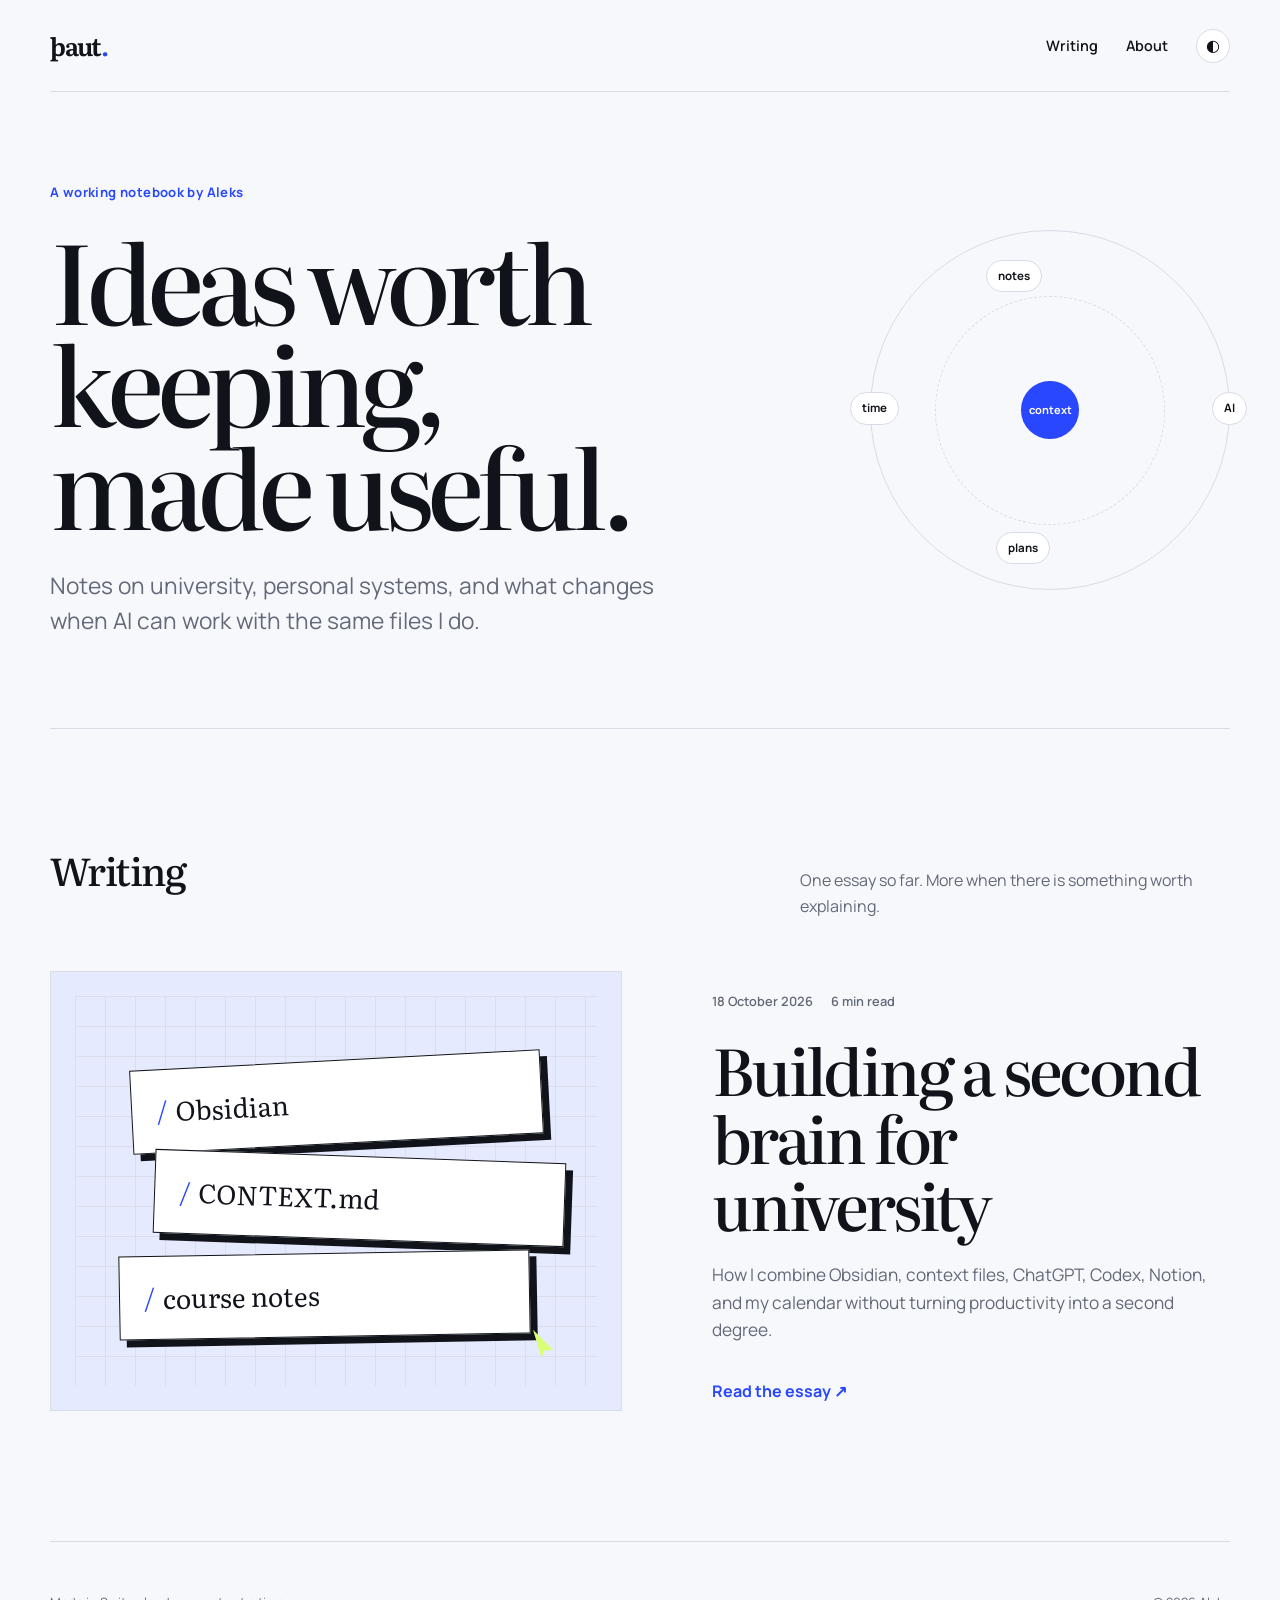
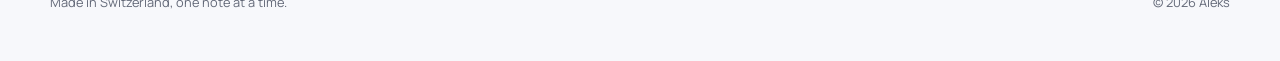
<file: index.html>
<!doctype html>
<html lang="en">
  <head>
    <meta charset="utf-8">
    <meta name="viewport" content="width=device-width, initial-scale=1">
    <meta name="description" content="Notes on building, studying, and thinking with machines.">
    <meta name="theme-color" content="#f7f8fb">
    <meta property="og:title" content="þaut">
    <meta property="og:description" content="Notes on building, studying, and thinking with machines.">
    <meta property="og:type" content="website">
    <title>þaut</title>
    <link rel="preconnect" href="https://fonts.googleapis.com">
    <link rel="preconnect" href="https://fonts.gstatic.com" crossorigin>
    <link href="https://fonts.googleapis.com/css2?family=Literata:opsz,wght@7..72,400;7..72,500;7..72,650&family=Manrope:wght@400;500;600;700&display=swap" rel="stylesheet">
    <link rel="stylesheet" href="assets/css/style.css">
    <script src="assets/js/main.js" defer></script>
  </head>
  <body>
    <header class="site-header shell">
      <a class="wordmark" href="./" aria-label="þaut home">þaut<span>.</span></a>
      <nav class="site-nav" aria-label="Primary navigation">
        <a href="#writing">Writing</a>
        <a href="about/">About</a>
        <button class="theme-toggle" type="button" aria-label="Switch color theme">
          <span aria-hidden="true">◐</span>
        </button>
      </nav>
    </header>

    <main>
      <section class="home-hero shell" aria-labelledby="home-title">
        <div class="hero-copy">
          <p class="kicker">A working notebook by Aleks</p>
          <h1 id="home-title">Ideas worth keeping,<br>made useful.</h1>
          <p class="hero-intro">Notes on university, personal systems, and what changes when AI can work with the same files I do.</p>
        </div>
        <div class="orbit-map" aria-label="A diagram connecting notes, AI, plans, and time">
          <span class="orbit-label label-notes">notes</span>
          <span class="orbit-label label-ai">AI</span>
          <span class="orbit-label label-plans">plans</span>
          <span class="orbit-label label-time">time</span>
          <span class="orbit-core">context</span>
        </div>
      </section>

      <section class="writing shell" id="writing" aria-labelledby="writing-title">
        <div class="section-heading">
          <h2 id="writing-title">Writing</h2>
          <p>One essay so far. More when there is something worth explaining.</p>
        </div>

        <article class="featured-post">
          <a class="post-visual" href="posts/second-brain-university/" aria-label="Read Building a second brain for university">
            <span class="folder folder-one">Obsidian</span>
            <span class="folder folder-two">CONTEXT.md</span>
            <span class="folder folder-three">course notes</span>
            <span class="cursor-mark" aria-hidden="true"></span>
          </a>
          <div class="post-summary">
            <p class="post-meta"><time datetime="2026-10-18">18 October 2026</time><span>6 min read</span></p>
            <h3><a href="posts/second-brain-university/">Building a second brain for university</a></h3>
            <p>How I combine Obsidian, context files, ChatGPT, Codex, Notion, and my calendar without turning productivity into a second degree.</p>
            <a class="text-link" href="posts/second-brain-university/">Read the essay <span aria-hidden="true">↗</span></a>
          </div>
        </article>
      </section>
    </main>

    <footer class="site-footer shell">
      <p>Made in Switzerland, one note at a time.</p>
      <p>© <span data-year></span> Aleks</p>
    </footer>
  </body>
</html>
</file>
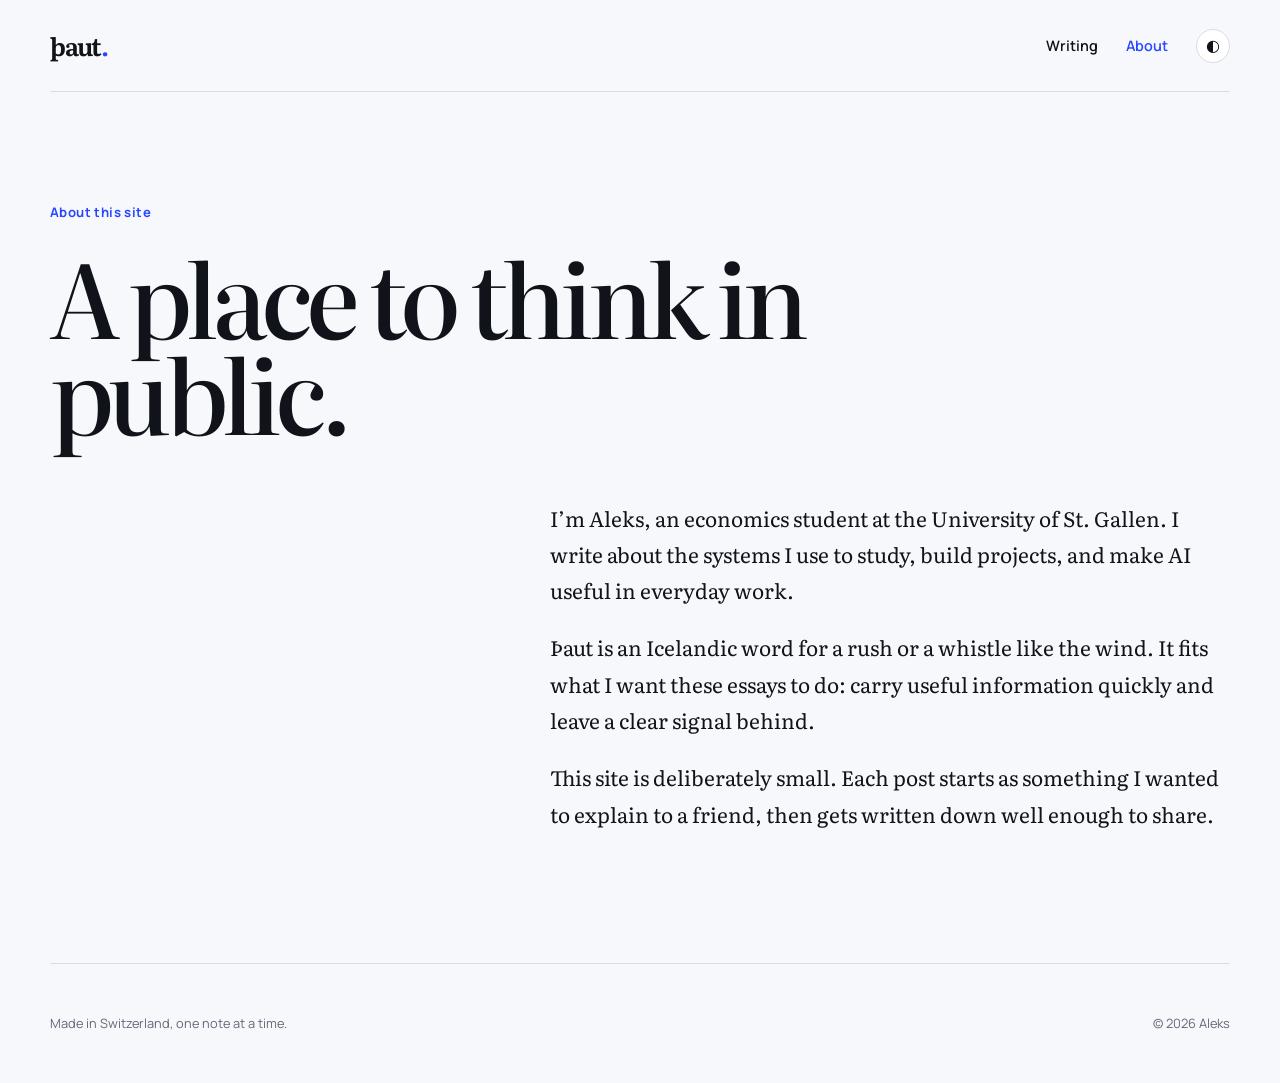
<file: about/index.html>
<!doctype html>
<html lang="en">
  <head>
    <meta charset="utf-8">
    <meta name="viewport" content="width=device-width, initial-scale=1">
    <meta name="description" content="About þaut, a working notebook by Aleks.">
    <title>About | þaut</title>
    <link rel="preconnect" href="https://fonts.googleapis.com">
    <link rel="preconnect" href="https://fonts.gstatic.com" crossorigin>
    <link href="https://fonts.googleapis.com/css2?family=Literata:opsz,wght@7..72,400;7..72,500;7..72,650&family=Manrope:wght@400;500;600;700&display=swap" rel="stylesheet">
    <link rel="stylesheet" href="../assets/css/style.css">
    <script src="../assets/js/main.js" defer></script>
  </head>
  <body>
    <header class="site-header shell">
      <a class="wordmark" href="../" aria-label="þaut home">þaut<span>.</span></a>
      <nav class="site-nav" aria-label="Primary navigation">
        <a href="../#writing">Writing</a>
        <a href="./" aria-current="page">About</a>
        <button class="theme-toggle" type="button" aria-label="Switch color theme"><span aria-hidden="true">◐</span></button>
      </nav>
    </header>
    <main class="about-page shell">
      <p class="kicker">About this site</p>
      <h1>A place to think in public.</h1>
      <div class="about-copy">
        <p>I’m Aleks, an economics student at the University of St. Gallen. I write about the systems I use to study, build projects, and make AI useful in everyday work.</p>
        <p>Þaut is an Icelandic word for a rush or a whistle like the wind. It fits what I want these essays to do: carry useful information quickly and leave a clear signal behind.</p>
        <p>This site is deliberately small. Each post starts as something I wanted to explain to a friend, then gets written down well enough to share.</p>
      </div>
    </main>
    <footer class="site-footer shell"><p>Made in Switzerland, one note at a time.</p><p>© <span data-year></span> Aleks</p></footer>
  </body>
</html>
</file>
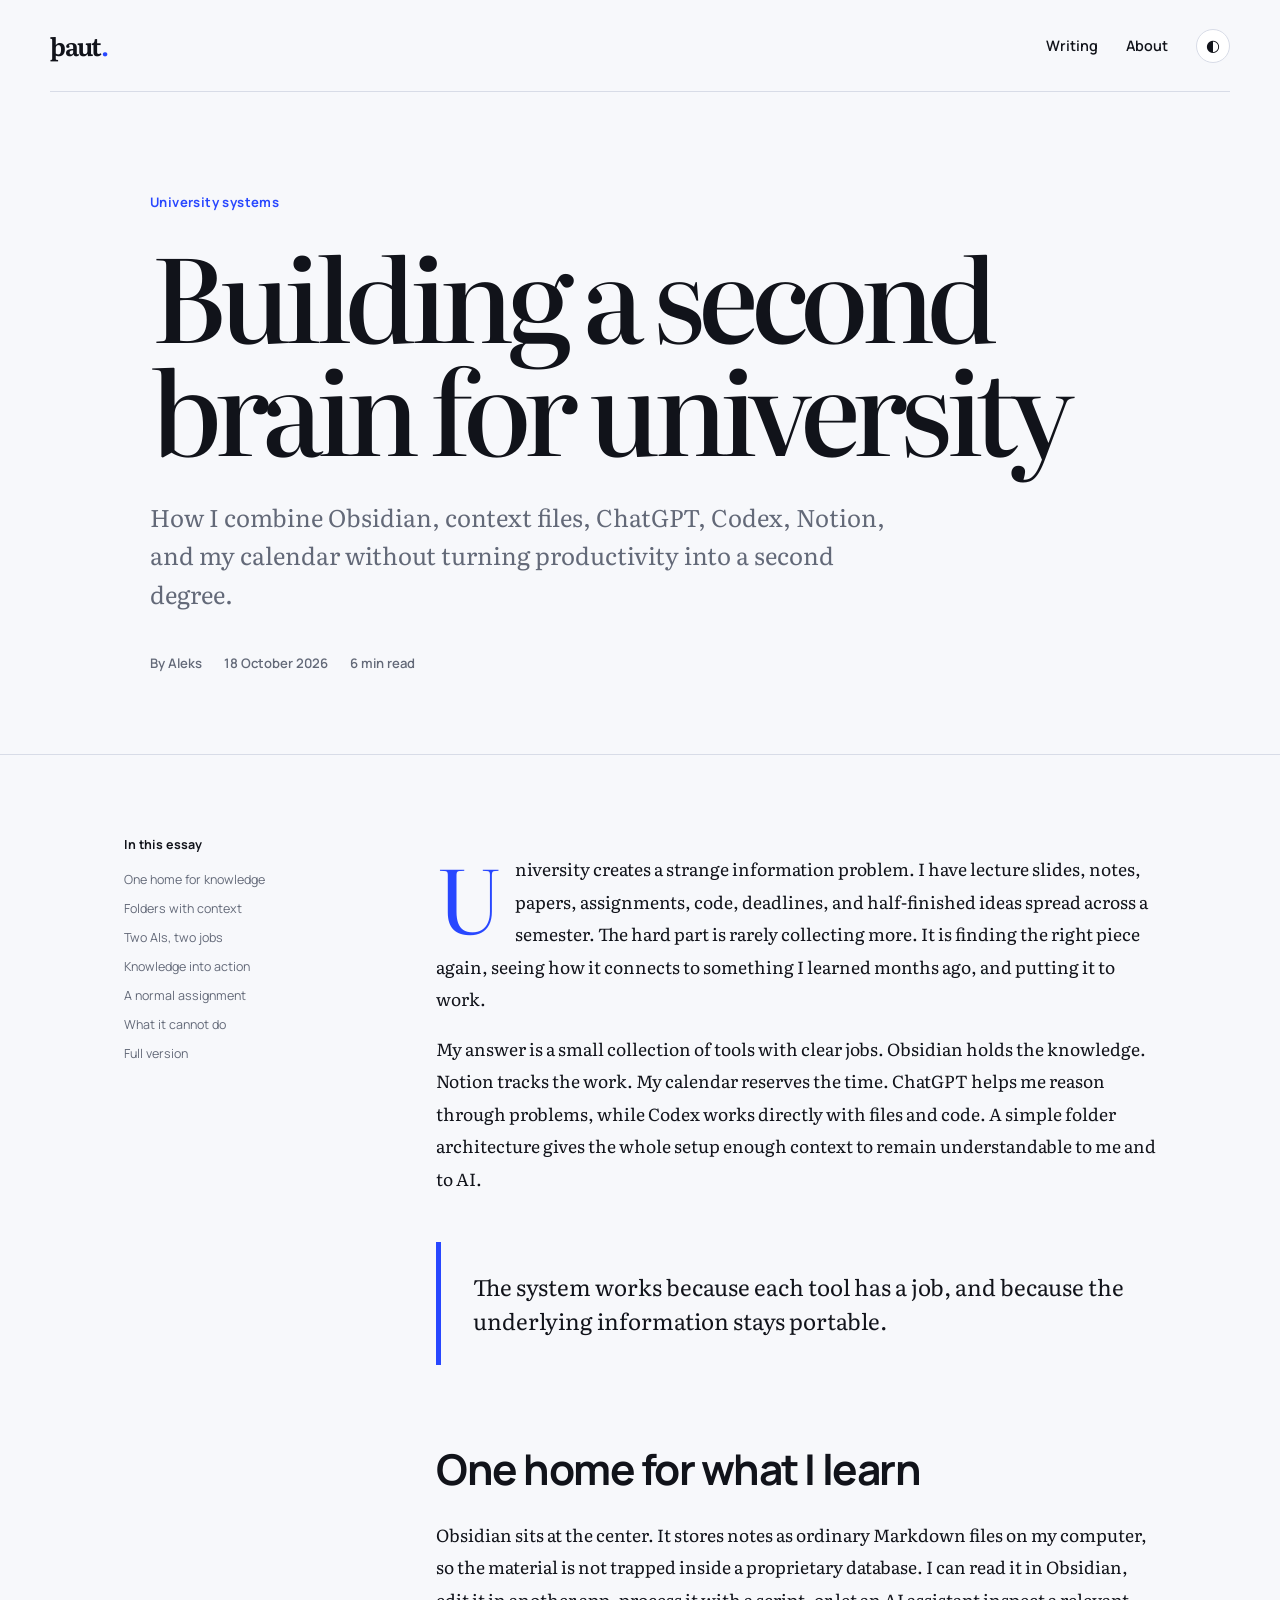
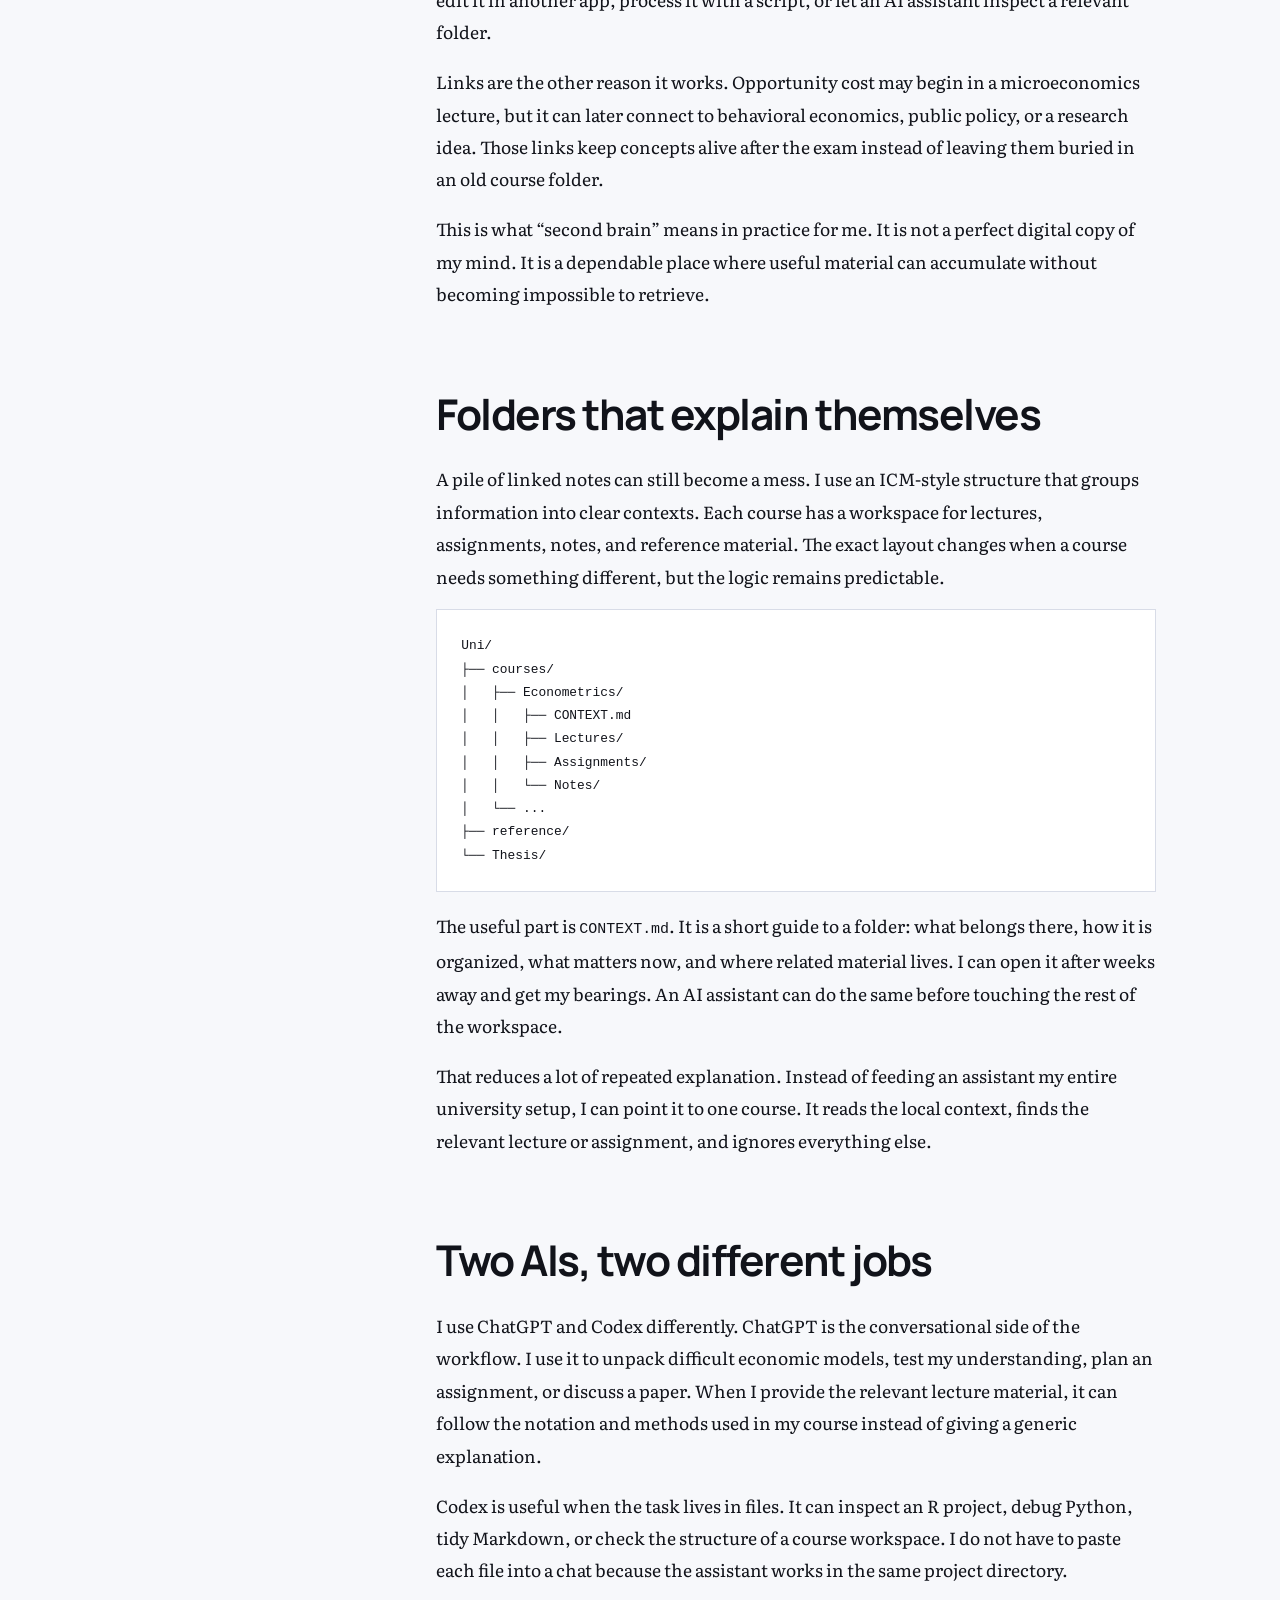
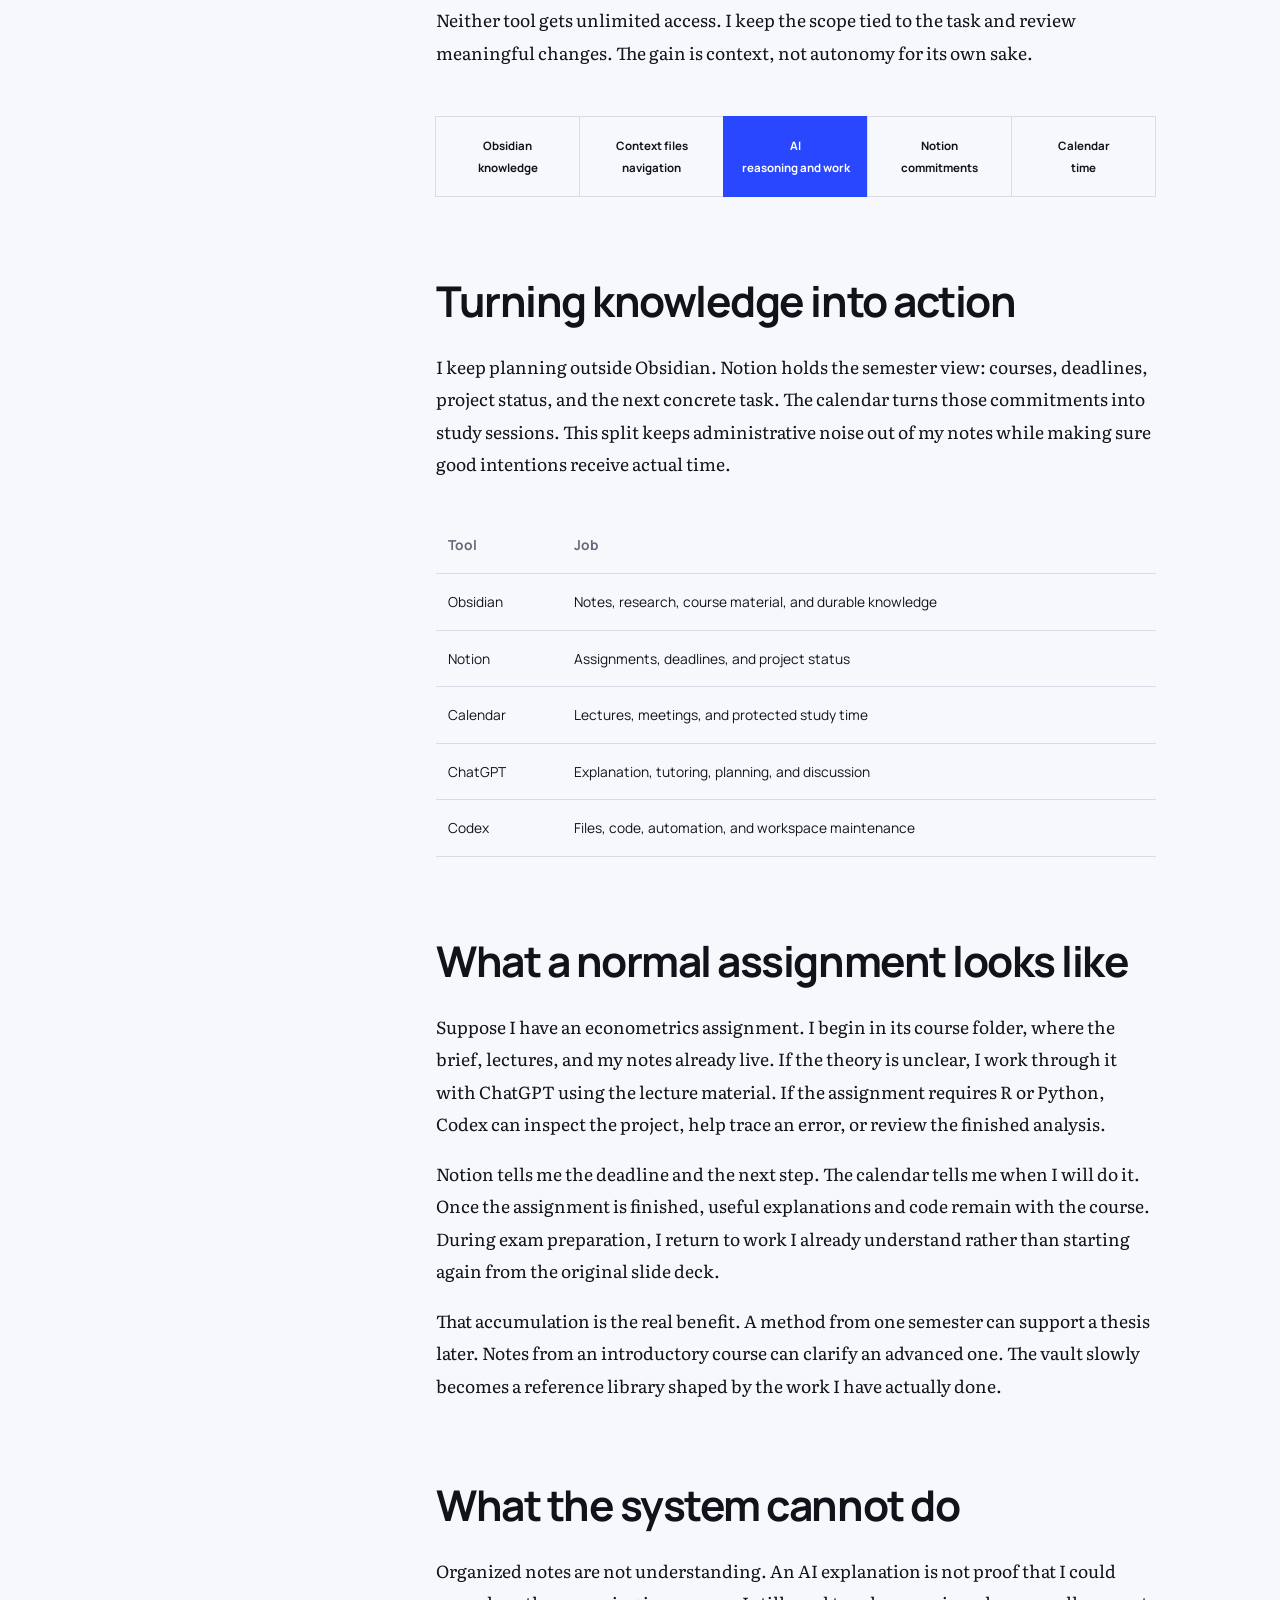
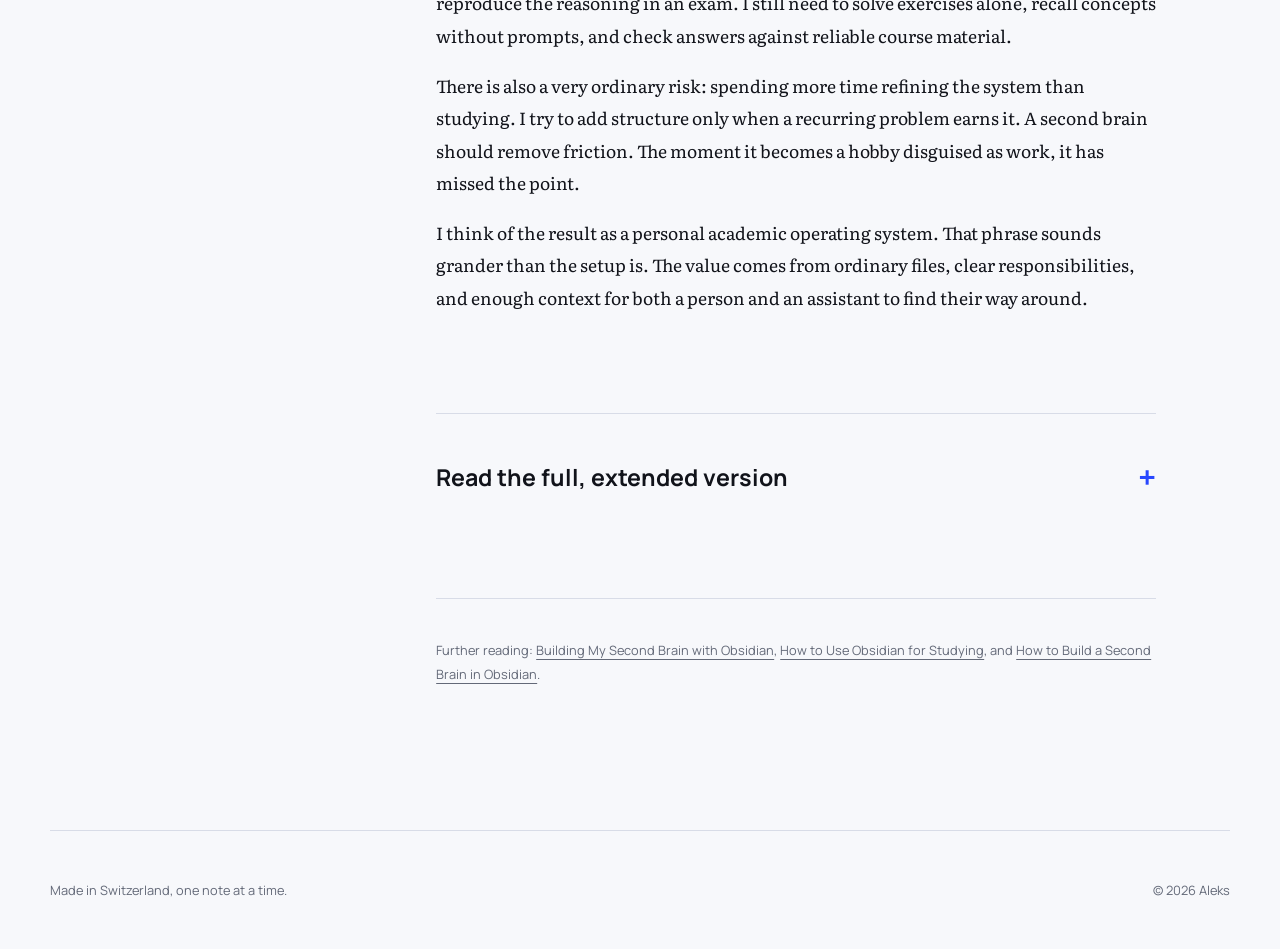
<file: posts/second-brain-university/index.html>
<!doctype html>
<html lang="en">
  <head>
    <meta charset="utf-8">
    <meta name="viewport" content="width=device-width, initial-scale=1">
    <meta name="description" content="How I combine Obsidian, context files, ChatGPT, Codex, Notion, and my calendar for university.">
    <meta name="theme-color" content="#f7f8fb">
    <meta property="og:title" content="Building a second brain for university">
    <meta property="og:description" content="A practical look at my AI-assisted academic workflow.">
    <meta property="og:type" content="article">
    <meta property="article:published_time" content="2026-10-18">
    <title>Building a second brain for university | þaut</title>
    <link rel="preconnect" href="https://fonts.googleapis.com">
    <link rel="preconnect" href="https://fonts.gstatic.com" crossorigin>
    <link href="https://fonts.googleapis.com/css2?family=Literata:opsz,wght@7..72,400;7..72,500;7..72,650&family=Manrope:wght@400;500;600;700&display=swap" rel="stylesheet">
    <link rel="stylesheet" href="../../assets/css/style.css">
    <script src="../../assets/js/main.js" defer></script>
  </head>
  <body>
    <div class="reading-progress" aria-hidden="true"></div>
    <header class="site-header shell">
      <a class="wordmark" href="../../" aria-label="þaut home">þaut<span>.</span></a>
      <nav class="site-nav" aria-label="Primary navigation">
        <a href="../../#writing">Writing</a>
        <a href="../../about/">About</a>
        <button class="theme-toggle" type="button" aria-label="Switch color theme"><span aria-hidden="true">◐</span></button>
      </nav>
    </header>

    <main>
      <header class="article-hero">
        <div class="article-hero-inner shell">
          <p class="kicker">University systems</p>
          <h1>Building a second brain for university</h1>
          <p class="article-deck">How I combine Obsidian, context files, ChatGPT, Codex, Notion, and my calendar without turning productivity into a second degree.</p>
          <div class="article-meta"><span>By Aleks</span><time datetime="2026-10-18">18 October 2026</time><span>6 min read</span></div>
        </div>
      </header>

      <div class="article-layout shell">
        <aside class="article-nav" aria-label="Article sections">
          <strong>In this essay</strong>
          <a href="#one-home">One home for knowledge</a>
          <a href="#context">Folders with context</a>
          <a href="#two-ais">Two AIs, two jobs</a>
          <a href="#action">Knowledge into action</a>
          <a href="#semester">A normal assignment</a>
          <a href="#limits">What it cannot do</a>
          <a href="#extended">Full version</a>
        </aside>

        <article class="article-body">
          <p>University creates a strange information problem. I have lecture slides, notes, papers, assignments, code, deadlines, and half-finished ideas spread across a semester. The hard part is rarely collecting more. It is finding the right piece again, seeing how it connects to something I learned months ago, and putting it to work.</p>

          <p>My answer is a small collection of tools with clear jobs. Obsidian holds the knowledge. Notion tracks the work. My calendar reserves the time. ChatGPT helps me reason through problems, while Codex works directly with files and code. A simple folder architecture gives the whole setup enough context to remain understandable to me and to AI.</p>

          <blockquote>The system works because each tool has a job, and because the underlying information stays portable.</blockquote>

          <h2 id="one-home">One home for what I learn</h2>

          <p>Obsidian sits at the center. It stores notes as ordinary Markdown files on my computer, so the material is not trapped inside a proprietary database. I can read it in Obsidian, edit it in another app, process it with a script, or let an AI assistant inspect a relevant folder.</p>

          <p>Links are the other reason it works. Opportunity cost may begin in a microeconomics lecture, but it can later connect to behavioral economics, public policy, or a research idea. Those links keep concepts alive after the exam instead of leaving them buried in an old course folder.</p>

          <p>This is what “second brain” means in practice for me. It is not a perfect digital copy of my mind. It is a dependable place where useful material can accumulate without becoming impossible to retrieve.</p>

          <h2 id="context">Folders that explain themselves</h2>

          <p>A pile of linked notes can still become a mess. I use an ICM-style structure that groups information into clear contexts. Each course has a workspace for lectures, assignments, notes, and reference material. The exact layout changes when a course needs something different, but the logic remains predictable.</p>

<pre><code>Uni/
├── courses/
│   ├── Econometrics/
│   │   ├── CONTEXT.md
│   │   ├── Lectures/
│   │   ├── Assignments/
│   │   └── Notes/
│   └── ...
├── reference/
└── Thesis/</code></pre>

          <p>The useful part is <code>CONTEXT.md</code>. It is a short guide to a folder: what belongs there, how it is organized, what matters now, and where related material lives. I can open it after weeks away and get my bearings. An AI assistant can do the same before touching the rest of the workspace.</p>

          <p>That reduces a lot of repeated explanation. Instead of feeding an assistant my entire university setup, I can point it to one course. It reads the local context, finds the relevant lecture or assignment, and ignores everything else.</p>

          <h2 id="two-ais">Two AIs, two different jobs</h2>

          <p>I use ChatGPT and Codex differently. ChatGPT is the conversational side of the workflow. I use it to unpack difficult economic models, test my understanding, plan an assignment, or discuss a paper. When I provide the relevant lecture material, it can follow the notation and methods used in my course instead of giving a generic explanation.</p>

          <p>Codex is useful when the task lives in files. It can inspect an R project, debug Python, tidy Markdown, or check the structure of a course workspace. I do not have to paste each file into a chat because the assistant works in the same project directory.</p>

          <p>Neither tool gets unlimited access. I keep the scope tied to the task and review meaningful changes. The gain is context, not autonomy for its own sake.</p>

          <div class="system-flow" aria-label="The workflow from knowledge to scheduled work">
            <span>Obsidian<br>knowledge</span><span>Context files<br>navigation</span><span>AI<br>reasoning and work</span><span>Notion<br>commitments</span><span>Calendar<br>time</span>
          </div>

          <h2 id="action">Turning knowledge into action</h2>

          <p>I keep planning outside Obsidian. Notion holds the semester view: courses, deadlines, project status, and the next concrete task. The calendar turns those commitments into study sessions. This split keeps administrative noise out of my notes while making sure good intentions receive actual time.</p>

          <table class="tool-table">
            <thead><tr><th>Tool</th><th>Job</th></tr></thead>
            <tbody>
              <tr><td>Obsidian</td><td>Notes, research, course material, and durable knowledge</td></tr>
              <tr><td>Notion</td><td>Assignments, deadlines, and project status</td></tr>
              <tr><td>Calendar</td><td>Lectures, meetings, and protected study time</td></tr>
              <tr><td>ChatGPT</td><td>Explanation, tutoring, planning, and discussion</td></tr>
              <tr><td>Codex</td><td>Files, code, automation, and workspace maintenance</td></tr>
            </tbody>
          </table>

          <h2 id="semester">What a normal assignment looks like</h2>

          <p>Suppose I have an econometrics assignment. I begin in its course folder, where the brief, lectures, and my notes already live. If the theory is unclear, I work through it with ChatGPT using the lecture material. If the assignment requires R or Python, Codex can inspect the project, help trace an error, or review the finished analysis.</p>

          <p>Notion tells me the deadline and the next step. The calendar tells me when I will do it. Once the assignment is finished, useful explanations and code remain with the course. During exam preparation, I return to work I already understand rather than starting again from the original slide deck.</p>

          <p>That accumulation is the real benefit. A method from one semester can support a thesis later. Notes from an introductory course can clarify an advanced one. The vault slowly becomes a reference library shaped by the work I have actually done.</p>

          <h2 id="limits">What the system cannot do</h2>

          <p>Organized notes are not understanding. An AI explanation is not proof that I could reproduce the reasoning in an exam. I still need to solve exercises alone, recall concepts without prompts, and check answers against reliable course material.</p>

          <p>There is also a very ordinary risk: spending more time refining the system than studying. I try to add structure only when a recurring problem earns it. A second brain should remove friction. The moment it becomes a hobby disguised as work, it has missed the point.</p>

          <p>I think of the result as a personal academic operating system. That phrase sounds grander than the setup is. The value comes from ordinary files, clear responsibilities, and enough context for both a person and an assistant to find their way around.</p>

          <details class="extended" id="extended">
            <summary>Read the full, extended version <span aria-hidden="true">+</span></summary>
            <div class="extended-content">
              <h2>My second brain: how I use Obsidian, AI, and Notion to manage university</h2>
              <p>University involves managing a surprising amount of information. Between lectures, assignments, research papers, exams, and personal projects, it is easy to end up with dozens of folders, hundreds of documents, and information scattered across different applications.</p>
              <p>The standard approach is simple: download lecture slides, organize them into folders, take notes, and search through everything when exams approach. I wanted those materials to work as a connected knowledge base, with AI able to use that knowledge instead of starting from scratch every time.</p>
              <p>As an economics student at the University of St. Gallen, I have developed a workflow that combines Obsidian, ChatGPT, Codex, Notion, and my calendar. The underlying idea is often called a second brain: an external system that helps organize information, retrieve knowledge, and manage ongoing work. I have structured mine to work for both myself and AI.</p>

              <h2>1. Obsidian is the foundation</h2>
              <p>At the center of my setup is <a href="https://obsidian.md/">Obsidian</a>, a note-taking application that stores information in local Markdown files. My notes are files on my computer, organized into folders that I control.</p>
              <p>This has a few practical advantages. Everything remains accessible outside Obsidian. I can open notes in another editor, use them in other applications, or process them with Python. Internal links connect related ideas, so a concept from microeconomics can also point to material in macroeconomics, data analytics, or an academic paper. AI tools can read and work with the same files I use.</p>
              <p>The result is a system where notes do more than sit in storage. They can support future work.</p>

              <h2>2. ICM architecture gives everything context</h2>
              <p>Knowledge management can easily become a task in itself. It is possible to spend more time designing folders and maintaining dashboards than studying. I use an architecture based on ICM principles, where information sits inside clearly defined contexts.</p>
              <p>My Obsidian vault has a university workspace with individual courses, semester information, and research projects. Some courses follow lecture weeks. Others need separate areas for literature, seminars, and assignments. The goal is not one rigid template. It is a predictable structure for each course.</p>

<pre><code>Obsidian Vault/
└── Uni/
    ├── courses/
    │   ├── Course A/
    │   │   ├── CONTEXT.md
    │   │   ├── Lectures/
    │   │   ├── Assignments/
    │   │   └── Notes/
    │   └── Course B/
    ├── reference/
    │   ├── Semester Overview
    │   ├── Schedule
    │   └── Study Planning
    └── Thesis/</code></pre>

              <h3>The role of CONTEXT.md</h3>
              <p>One of the most useful parts of this architecture is the <code>CONTEXT.md</code> file. It is a short introduction to a workspace, written for humans and AI. It explains what a folder contains, how the material is organized, which files matter, and where to find more information.</p>
              <p>When an AI assistant accesses my microeconomics folder, it should not need to read every document before understanding the course. It can read the context file, identify the relevant lecture or assignment, and retrieve only what the task needs.</p>
              <p>This turns a conventional folder structure into something AI can navigate. It also means I do not have to explain my university setup again in every conversation.</p>

              <h2>3. ChatGPT and Codex have different roles</h2>
              <p>The biggest improvement to my workflow has come from connecting AI to my existing academic material. I do not use every AI tool for the same purpose.</p>

              <h3>ChatGPT is my academic assistant</h3>
              <p>I use ChatGPT for work that requires reasoning, explanation, or planning. That includes difficult economic concepts, mathematical exercises, assignment reviews, and exam preparation.</p>
              <p>Instead of asking for a generic explanation, I can provide lecture material and ask it to follow my professor's terminology, notation, and methods. The difference matters. A general explanation can be correct and still feel disconnected from the way a course teaches the model.</p>
              <p>I also use ChatGPT for academic writing, research discussions, and breaking large assignments into manageable steps.</p>

              <h3>Codex works directly with my files</h3>
              <p>Codex is most useful when a task involves the local workspace. Because the Obsidian vault consists of ordinary files, a coding agent with access to the relevant folders can inspect, organize, and modify them.</p>
              <p>I can use it to review the vault's structure, find inconsistencies, improve navigation, or maintain Markdown documents. The same applies to programming projects in Python, R, LaTeX, and GitHub repositories. I can work with an assistant inside the project instead of copying documents into a conversation one by one.</p>
              <p>Access stays limited to what the task requires, and I review important changes. The advantage is simple: AI can work in the existing environment instead of asking me to reconstruct it.</p>

              <h2>4. Notion and calendar turn knowledge into action</h2>
              <p>Obsidian is the base for academic knowledge, but it is not my tool for everything. I separate knowledge management from operational planning.</p>
              <p>Obsidian stores what I know. Notion tracks what I need to do. My calendar determines when I do it.</p>
              <p>Notion gives me a structured view of the semester, with courses, assignments, deadlines, and projects. I can see what is approaching and track progress on larger pieces of work. The calendar then turns those responsibilities into study sessions.</p>
              <p>This keeps the vault from filling with administrative noise while leaving the planning connected to the underlying course material. ChatGPT can help prioritize work, estimate workloads, and draft a realistic study plan.</p>

              <h2>5. A normal semester workflow</h2>
              <p>Consider a typical econometrics assignment. I start in the course folder, where the lecture materials, notes, and assignment instructions are organized. If a concept is difficult, I work through it with ChatGPT using the relevant lecture as a reference. If the assignment requires R or Python, Codex can inspect code, debug errors, or review the project structure.</p>
              <p>Notion tracks the deadline and completion status. My calendar contains the study sessions allocated to it. Once the assignment is complete, useful explanations, code, and conceptual insights remain in the academic workspace.</p>
              <p>When exam preparation begins, I return to those materials instead of starting again from the lecture slides. The workflow is not only about finishing an assignment. It makes the work done during the semester useful later.</p>

              <h2>6. The system becomes more useful over time</h2>
              <p>In a conventional workflow, each semester can feel independent. You complete courses, pass exams, and move on. Much of the knowledge stays buried in old folders.</p>
              <p>A second brain creates continuity. Concepts from introductory economics can connect to advanced courses. Statistical methods learned in one semester can become references for later research. The same applies to programming workflows, writing techniques, and research methods.</p>
              <p>Over time, the vault becomes a personal academic reference library that reflects what I have studied and built. When notes and sources are available, an AI assistant does not have to rely on general knowledge or an incomplete memory of an earlier conversation. It can retrieve information for the current task. That does not guarantee a correct answer, but it gives the answer a stronger and more verifiable basis.</p>

              <h2>7. A second brain does not replace learning</h2>
              <p>There is a difference between organizing knowledge and understanding it. Perfectly structured lecture notes do not mean I have mastered the material. An AI solution does not mean I could reproduce it during an exam.</p>
              <p>Traditional learning methods still matter. I need to work through exercises without assistance, test my understanding, review mistakes, and recall information actively. AI works best when it supports those activities.</p>
              <p>Overengineering is another risk. I could spend hours adjusting plugins, automating workflows, or redesigning dashboards. My rule is to add structure only when it solves a real problem. A second brain should reduce the effort of studying, not become another subject to study.</p>

              <h2>8. A personal academic operating system</h2>
              <p>The most useful description of my setup is a personal academic operating system. Several specialized tools connect through one consistent workflow. Obsidian provides the knowledge base. ICM-style organization makes it navigable. Notion manages responsibilities. The calendar turns plans into time commitments. ChatGPT and Codex help me work with the information and maintain the system.</p>
              <p>No single application is the interesting part. The benefit comes from combining them so information stays accessible, work remains visible, and AI receives meaningful context.</p>
              <p>For me, that is what a second brain should do: spend less time managing information and more time actually learning.</p>
            </div>
          </details>

          <div class="sources">
            <p>Further reading: <a href="https://marvinvr.ch/posts/2023-11-22-building-my-second-brain-with-obsidian">Building My Second Brain with Obsidian</a>, <a href="https://notesmakr.com/blog/how-to-use-obsidian-for-studying">How to Use Obsidian for Studying</a>, and <a href="https://theaiarchitects.com/blog/obsidian-second-brain">How to Build a Second Brain in Obsidian</a>.</p>
          </div>
        </article>
      </div>
    </main>

    <footer class="site-footer shell"><p>Made in Switzerland, one note at a time.</p><p>© <span data-year></span> Aleks</p></footer>
  </body>
</html>
</file>
<file: assets/css/style.css>
:root {
  color-scheme: light;
  --paper: #f7f8fb;
  --surface: #ffffff;
  --ink: #11131a;
  --muted: #636978;
  --line: #d8dce7;
  --blue: #2847ff;
  --blue-soft: #e6eaff;
  --lime: #d9ff72;
  --serif: "Literata", Georgia, serif;
  --sans: "Manrope", Arial, sans-serif;
  --shell: min(1180px, calc(100vw - 48px));
}

:root[data-theme="dark"] {
  color-scheme: dark;
  --paper: #0d1018;
  --surface: #151927;
  --ink: #f5f6fb;
  --muted: #a1a8ba;
  --line: #2b3142;
  --blue: #7f93ff;
  --blue-soft: #20294f;
  --lime: #cfff5c;
}

* { box-sizing: border-box; }
html { scroll-behavior: smooth; }
body {
  margin: 0;
  background: var(--paper);
  color: var(--ink);
  font-family: var(--sans);
  font-size: 16px;
  line-height: 1.6;
  -webkit-font-smoothing: antialiased;
}
a { color: inherit; text-decoration-thickness: 1px; text-underline-offset: 4px; }
a:focus-visible, button:focus-visible, summary:focus-visible { outline: 3px solid var(--lime); outline-offset: 4px; }
.shell { width: var(--shell); margin-inline: auto; }

.site-header {
  min-height: 92px;
  display: flex;
  align-items: center;
  justify-content: space-between;
  border-bottom: 1px solid var(--line);
}
.wordmark { font-family: var(--serif); font-size: 1.55rem; font-weight: 650; text-decoration: none; letter-spacing: -.04em; }
.wordmark span { color: var(--blue); }
.site-nav { display: flex; align-items: center; gap: 28px; font-size: .9rem; font-weight: 600; }
.site-nav a { text-decoration: none; }
.site-nav a:hover, .site-nav a[aria-current="page"] { color: var(--blue); }
.theme-toggle { width: 34px; height: 34px; border: 1px solid var(--line); border-radius: 50%; background: var(--surface); color: var(--ink); cursor: pointer; font-size: 1rem; }

.home-hero { min-height: 620px; display: grid; grid-template-columns: 1.35fr .65fr; align-items: center; gap: 8vw; padding-block: 90px; }
.kicker { color: var(--blue); font-size: .82rem; font-weight: 700; letter-spacing: .03em; margin: 0 0 24px; }
.home-hero h1, .about-page h1 { font-family: var(--serif); font-size: clamp(4.2rem, 8.5vw, 8rem); font-weight: 500; line-height: .94; letter-spacing: -.065em; margin: 0; }
.hero-intro { max-width: 610px; font-size: clamp(1.15rem, 2vw, 1.42rem); line-height: 1.55; color: var(--muted); margin: 34px 0 0; }

.orbit-map { width: min(360px, 34vw); aspect-ratio: 1; border: 1px solid var(--line); border-radius: 50%; position: relative; justify-self: end; }
.orbit-map::before, .orbit-map::after { content: ""; position: absolute; inset: 18%; border: 1px dashed var(--line); border-radius: 50%; }
.orbit-map::after { inset: 42%; background: var(--blue); border: 0; }
.orbit-core { position: absolute; inset: 44%; z-index: 1; display: grid; place-items: center; color: white; font-size: .69rem; font-weight: 700; }
.orbit-label { position: absolute; background: var(--surface); border: 1px solid var(--line); padding: 6px 11px; border-radius: 999px; font-size: .72rem; font-weight: 700; z-index: 2; }
.label-notes { top: 8%; left: 32%; }.label-ai { top: 45%; right: -5%; }.label-plans { bottom: 7%; left: 35%; }.label-time { top: 45%; left: -6%; }

.writing { padding-block: 110px 130px; border-top: 1px solid var(--line); }
.section-heading { display: flex; justify-content: space-between; gap: 40px; align-items: baseline; margin-bottom: 52px; }
.section-heading h2 { font-family: var(--serif); font-size: 2.4rem; font-weight: 500; margin: 0; letter-spacing: -.04em; }
.section-heading p { color: var(--muted); margin: 0; max-width: 430px; }
.featured-post { display: grid; grid-template-columns: 1.05fr .95fr; gap: clamp(40px, 7vw, 100px); align-items: center; }
.post-visual { min-height: 440px; position: relative; overflow: hidden; background: var(--blue-soft); border: 1px solid var(--line); text-decoration: none; }
.post-visual::before { content: ""; position: absolute; inset: 24px; background-image: linear-gradient(var(--line) 1px, transparent 1px), linear-gradient(90deg, var(--line) 1px, transparent 1px); background-size: 30px 30px; opacity: .8; }
.folder { position: absolute; left: 14%; width: 72%; padding: 20px 24px; background: var(--surface); border: 1px solid var(--ink); box-shadow: 7px 7px 0 var(--ink); font-family: var(--serif); font-size: clamp(1.15rem, 2.2vw, 1.65rem); }
.folder::before { content: "/"; color: var(--blue); margin-right: 8px; }
.folder-one { top: 20%; transform: rotate(-3deg); }.folder-two { top: 42%; left: 18%; transform: rotate(2deg); }.folder-three { top: 64%; left: 12%; transform: rotate(-1deg); }
.cursor-mark { position: absolute; width: 20px; height: 28px; background: var(--lime); clip-path: polygon(0 0, 100% 72%, 58% 74%, 43% 100%); right: 12%; bottom: 12%; }
.post-meta { display: flex; gap: 18px; color: var(--muted); font-size: .8rem; font-weight: 600; }
.post-summary h3 { font-family: var(--serif); font-size: clamp(2.7rem, 5vw, 4.5rem); line-height: 1.05; letter-spacing: -.05em; font-weight: 500; margin: 24px 0; }
.post-summary h3 a { text-decoration: none; }
.post-summary > p:not(.post-meta) { color: var(--muted); font-size: 1.08rem; max-width: 570px; }
.text-link { display: inline-block; margin-top: 18px; color: var(--blue); font-weight: 700; text-decoration: none; }

.site-footer { border-top: 1px solid var(--line); min-height: 120px; display: flex; align-items: center; justify-content: space-between; color: var(--muted); font-size: .8rem; }
.about-page { min-height: calc(100vh - 212px); padding-block: 110px; }
.about-page h1 { font-size: clamp(3.8rem, 8vw, 7rem); max-width: 900px; }
.about-copy { max-width: 680px; margin: 60px 0 0 auto; font-family: var(--serif); font-size: 1.3rem; line-height: 1.75; }

.reading-progress { position: fixed; top: 0; left: 0; right: 0; height: 3px; background: var(--blue); z-index: 10; transform: scaleX(0); transform-origin: left; }
.article-hero { padding-block: 100px 80px; border-bottom: 1px solid var(--line); }
.article-hero-inner { max-width: 980px; }
.article-hero h1 { font-family: var(--serif); font-size: clamp(4rem, 9vw, 7.7rem); font-weight: 500; line-height: .98; letter-spacing: -.065em; margin: 0; }
.article-deck { max-width: 760px; color: var(--muted); font-family: var(--serif); font-size: clamp(1.2rem, 2vw, 1.5rem); margin: 35px 0 0; }
.article-meta { margin-top: 40px; display: flex; gap: 22px; font-size: .82rem; font-weight: 600; color: var(--muted); }
.article-layout { display: grid; grid-template-columns: 210px minmax(0, 720px); gap: clamp(50px, 8vw, 120px); justify-content: center; padding-block: 80px 130px; }
.article-nav { position: sticky; top: 32px; align-self: start; font-size: .78rem; }
.article-nav strong { display: block; margin-bottom: 15px; }
.article-nav a { display: block; color: var(--muted); text-decoration: none; margin: 9px 0; }
.article-nav a:hover { color: var(--blue); }
.article-body { font-family: var(--serif); font-size: 1.09rem; line-height: 1.86; }
.article-body > p:first-child::first-letter { float: left; font-size: 5.5rem; line-height: .72; padding: 12px 12px 0 0; color: var(--blue); }
.article-body h2 { font-family: var(--sans); font-size: clamp(1.8rem, 4vw, 2.65rem); line-height: 1.15; letter-spacing: -.035em; margin: 80px 0 24px; }
.article-body h3 { font-family: var(--sans); font-size: 1.25rem; margin: 48px 0 18px; }
.article-body blockquote { margin: 48px 0; padding: 28px 0 28px 32px; border-left: 5px solid var(--blue); font-size: 1.4rem; line-height: 1.5; }
.article-body code, .article-body pre { font-family: ui-monospace, SFMono-Regular, Menlo, monospace; font-size: .86em; }
.article-body pre { overflow-x: auto; background: var(--surface); border: 1px solid var(--line); padding: 24px; line-height: 1.55; }
.tool-table { width: 100%; border-collapse: collapse; margin: 38px 0; font-family: var(--sans); font-size: .86rem; }
.tool-table th, .tool-table td { text-align: left; padding: 15px 12px; border-bottom: 1px solid var(--line); vertical-align: top; }
.tool-table th { color: var(--muted); }
.system-flow { display: grid; grid-template-columns: repeat(5, 1fr); margin: 48px 0; font-family: var(--sans); font-size: .72rem; font-weight: 700; }
.system-flow span { padding: 18px 8px; border: 1px solid var(--line); text-align: center; margin-left: -1px; }
.system-flow span:nth-child(3) { background: var(--blue); color: white; border-color: var(--blue); }
.extended { margin-top: 100px; border-top: 1px solid var(--line); padding-top: 34px; }
.extended summary { cursor: pointer; list-style: none; display: flex; justify-content: space-between; align-items: center; gap: 25px; font-family: var(--sans); font-size: 1.45rem; font-weight: 700; }
.extended summary::-webkit-details-marker { display: none; }
.extended summary span { color: var(--blue); font-size: 2rem; }
.extended[open] summary span { transform: rotate(45deg); }
.extended-content { padding-top: 20px; }
.sources { margin-top: 90px; padding-top: 28px; border-top: 1px solid var(--line); font-family: var(--sans); font-size: .8rem; color: var(--muted); }

@media (max-width: 800px) {
  :root { --shell: min(100% - 30px, 680px); }
  .site-header { min-height: 74px; }
  .site-nav { gap: 16px; }.site-nav a:first-child { display: none; }
  .home-hero { min-height: auto; grid-template-columns: 1fr; padding-block: 70px; }
  .home-hero h1 { font-size: clamp(3.5rem, 16vw, 5.5rem); }
  .orbit-map { width: min(330px, 86vw); justify-self: center; margin-top: 36px; }
  .section-heading, .site-footer { align-items: flex-start; flex-direction: column; }
  .featured-post { grid-template-columns: 1fr; }.post-visual { min-height: 340px; }
  .post-summary h3 { font-size: 2.8rem; }
  .site-footer { justify-content: center; gap: 2px; padding-block: 28px; }
  .site-footer p { margin: 0; }
  .article-hero { padding-block: 70px 55px; }.article-hero h1 { font-size: clamp(3.4rem, 16vw, 5.5rem); }
  .article-layout { grid-template-columns: 1fr; padding-block: 55px 90px; }.article-nav { display: none; }
  .system-flow { grid-template-columns: 1fr; }.system-flow span { margin: -1px 0 0; }
}

@media print {
  .site-header, .article-nav, .reading-progress, .theme-toggle, .site-footer { display: none; }
  body { background: white; color: black; }.article-layout { display: block; padding: 0; }.article-hero { padding: 0 0 30px; }
  .extended { break-before: page; }.extended > summary { display: none; }.extended:not([open]) > *:not(summary) { display: block; }
}

@media (prefers-reduced-motion: reduce) { html { scroll-behavior: auto; } }
</file>
